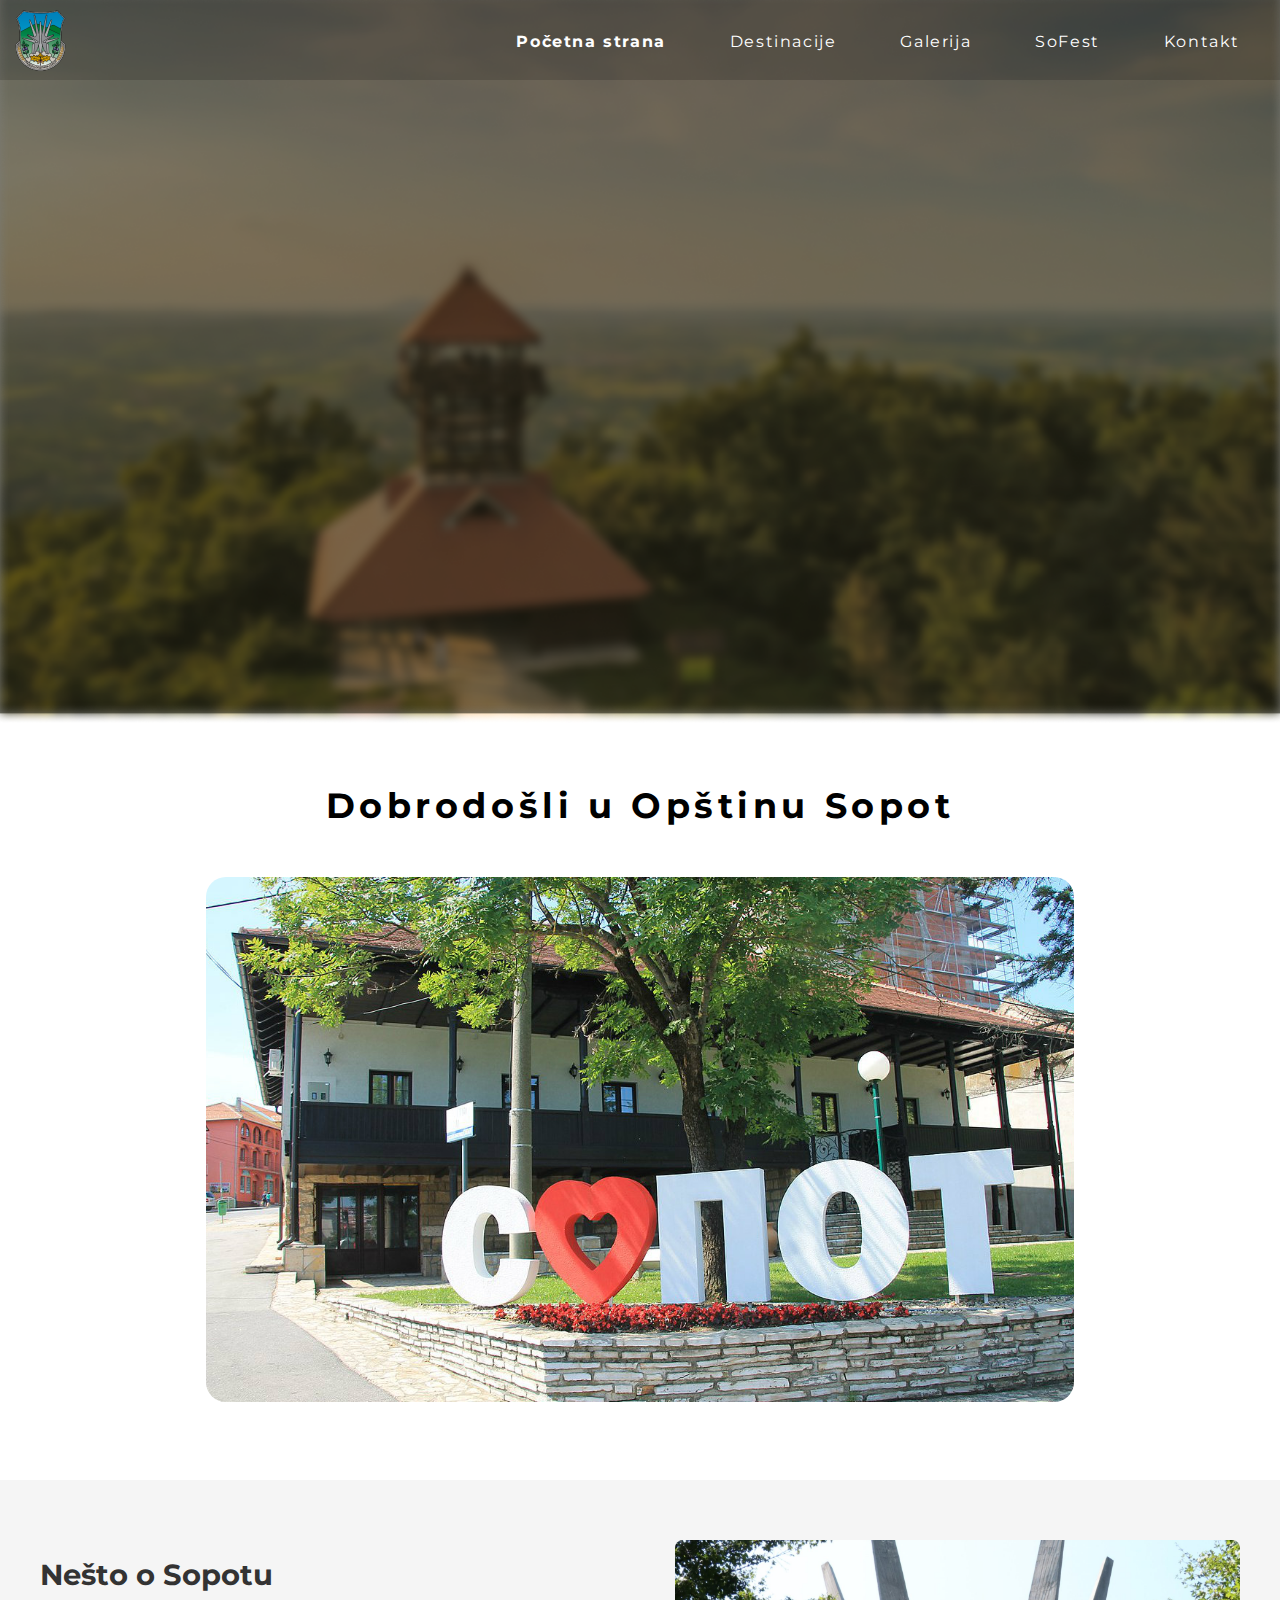
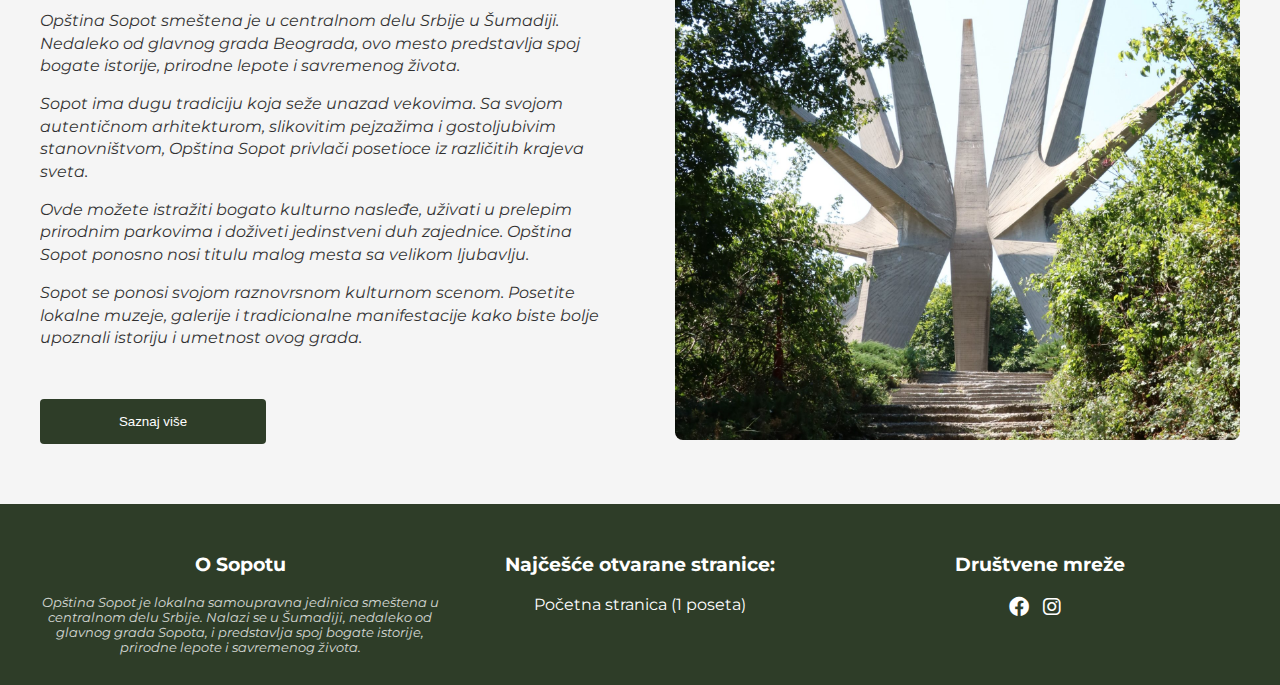
<file: index.html>
<!DOCTYPE html>
<html lang="en">
<head>
    <meta charset="UTF-8">
    <meta name="viewport" content="width=device-width, initial-scale=1.0">
    <title>Pocetna strana</title>
    <link rel="stylesheet" href="css/style.css">
    <link rel="preconnect" href="https://fonts.googleapis.com">
    <link rel="preconnect" href="https://fonts.gstatic.com" crossorigin>
    <link href="https://fonts.googleapis.com/css2?family=Montserrat&display=swap" rel="stylesheet">
    <link rel="preconnect" href="https://fonts.googleapis.com">
    <link rel="preconnect" href="https://fonts.gstatic.com" crossorigin>
    <link href="https://fonts.googleapis.com/css2?family=Playfair+Display&display=swap" rel="stylesheet">
    <link rel="stylesheet" href="https://cdnjs.cloudflare.com/ajax/libs/font-awesome/6.0.0/css/all.min.css" integrity="sha512-...your-sha512-code-here..." crossorigin="anonymous" />
    <script src="script.js"></script>
</head>
<body>
    <nav>
        <div class="container">
            <img src="img/naslovna.png" class="naslovna" alt="Naslovna slika">
            <div class="naslov">
                <p class="glavniNaslov fade-in">OPŠTINA SOPOT</p>
                <p class="podnaslov glavniNaslov fade-in">Malo mesto, velika ljubav</p>
            </div>
            <div class="prelaz">
                <a href="index.html" class="logo"><img src="img/logo.png" alt="logo"></a>
                <div class="mobile-menu-icon" onclick="toggleMobileMenu()">
                    <i class="fas fa-bars"></i>
                </div>
                <ul class="navigacija mobile-menu">
                    <li class="opcije active"><a href="index.html">Početna strana</a></li>
                    <li class="opcije"><a href="destinacije.html">Destinacije</a></li>
                    <li class="opcije"><a href="galerija.html">Galerija</a></li>
                    <li class="opcije"><a href="fest.html">SoFest</a></li>
                    <li class="opcije"><a href="kontakt.html">Kontakt</a></li>
                </ul>
            </div>
        </div>
    </nav> 

    <div class="naslovna-container">
        <p class="glavniNaslov sekcijaNaslov">Dobrodošli u Opštinu Sopot</p>
        <div class="slajder-container">
            <div class="slajder-wrapper">
                <div class="slajder-item"><img src="img/park.jpg" alt="Slika 1"></div>
                <div class="slajder-item"><img src="img/centar.jpg" alt="Slika 2"></div>
                <div class="slajder-item"><img src="img/noc.jpg" alt="Slika 3"></div>
                
            </div>
        </div>
    </div>

<section class="o-sopotu">
    <div class="kontejner">
        <div class="o-sopotu-sadrzaj">
            <div class="o-sopotu-tekst">
                <h2>Nešto o Sopotu</h2>
                <p>Opština Sopot smeštena je u centralnom delu Srbije u Šumadiji. Nedaleko od glavnog grada Beograda, ovo mesto predstavlja spoj bogate istorije, prirodne lepote i savremenog života.</p>
                <p>Sopot ima dugu tradiciju koja seže unazad vekovima. Sa svojom autentičnom arhitekturom, slikovitim pejzažima i gostoljubivim stanovništvom, Opština Sopot privlači posetioce iz različitih krajeva sveta.</p>
                <p>Ovde možete istražiti bogato kulturno nasleđe, uživati u prelepim prirodnim parkovima i doživeti jedinstveni duh zajednice. Opština Sopot ponosno nosi titulu malog mesta sa velikom ljubavlju.</p>
                <p>Sopot se ponosi svojom raznovrsnom kulturnom scenom. Posetite lokalne muzeje, galerije i tradicionalne manifestacije kako biste bolje upoznali istoriju i umetnost ovog grada.</p>
                <div class="saznaj-vise-button">
                   <a href="destinacije.html"><button>Saznaj više</button></a> 
                </div>
            </div>
           
            <div class="o-sopotu-slika">
                <img src="img/spomenik.jpg" alt="Slika spomenik">
            </div>
            
        </div>
        
    </div>
</section>


    <footer class="footer">
        <div class="container-footer">
            <div class="footer-content">
                <div class="footer-column">
                    <h3>O Sopotu</h3>
                    <p style="font-size: 0.8em; opacity: 0.8; font-style:italic;">Opština Sopot je lokalna samoupravna jedinica smeštena u centralnom delu Srbije. Nalazi se u Šumadiji, nedaleko od glavnog grada Sopota, i predstavlja spoj bogate istorije, prirodne lepote i savremenog života.</p>

                </div>
                <div id="popularLinks" class="footer-column">
                    <h3 >Najčešće otvarane stranice:</h3>
                    <ul id="popularLinksList"></ul>
                </div>
                <div class="footer-column">
                    <h3>Društvene mreže</h3>
                    <a href="https://www.facebook.com/?stype=lo&deoia=1&jlou=Afe4I3UZs0uUYXwdcOs-3V-gY2X9bVltspgq4FNlOWAZR1VCtIp-PBDEjo-IHOEpWbRhpub6908hZ3QTko-0PSDjQKY5r9An4knJvqwTQbQ4DA&smuh=58292&lh=Ac-gTydI4e-AsVC6TAw" class="ikonica"><i class="fa-brands fa-facebook"></i></a>
                    <a href="https://www.instagram.com/accounts/login/" class="ikonica"><i class="fab fa-instagram"></i></a>
                </div>
                
            </div>
        </div>
        
    </footer>


    <script>
        const slajderWrapper = document.querySelector('.slajder-wrapper');
        let currentIndex = 0;
    
        function prikaziSliku(index) {
            currentIndex = index;
            const translateValue = -index * 100 + '%';
            slajderWrapper.style.transform = 'translateX(' + translateValue + ')';
        }
    
        setInterval(() => {
            currentIndex = (currentIndex + 1) % slajderWrapper.children.length;
            prikaziSliku(currentIndex);
        }, 3000);

        
    </script>
    

</body>
</html>
</file>
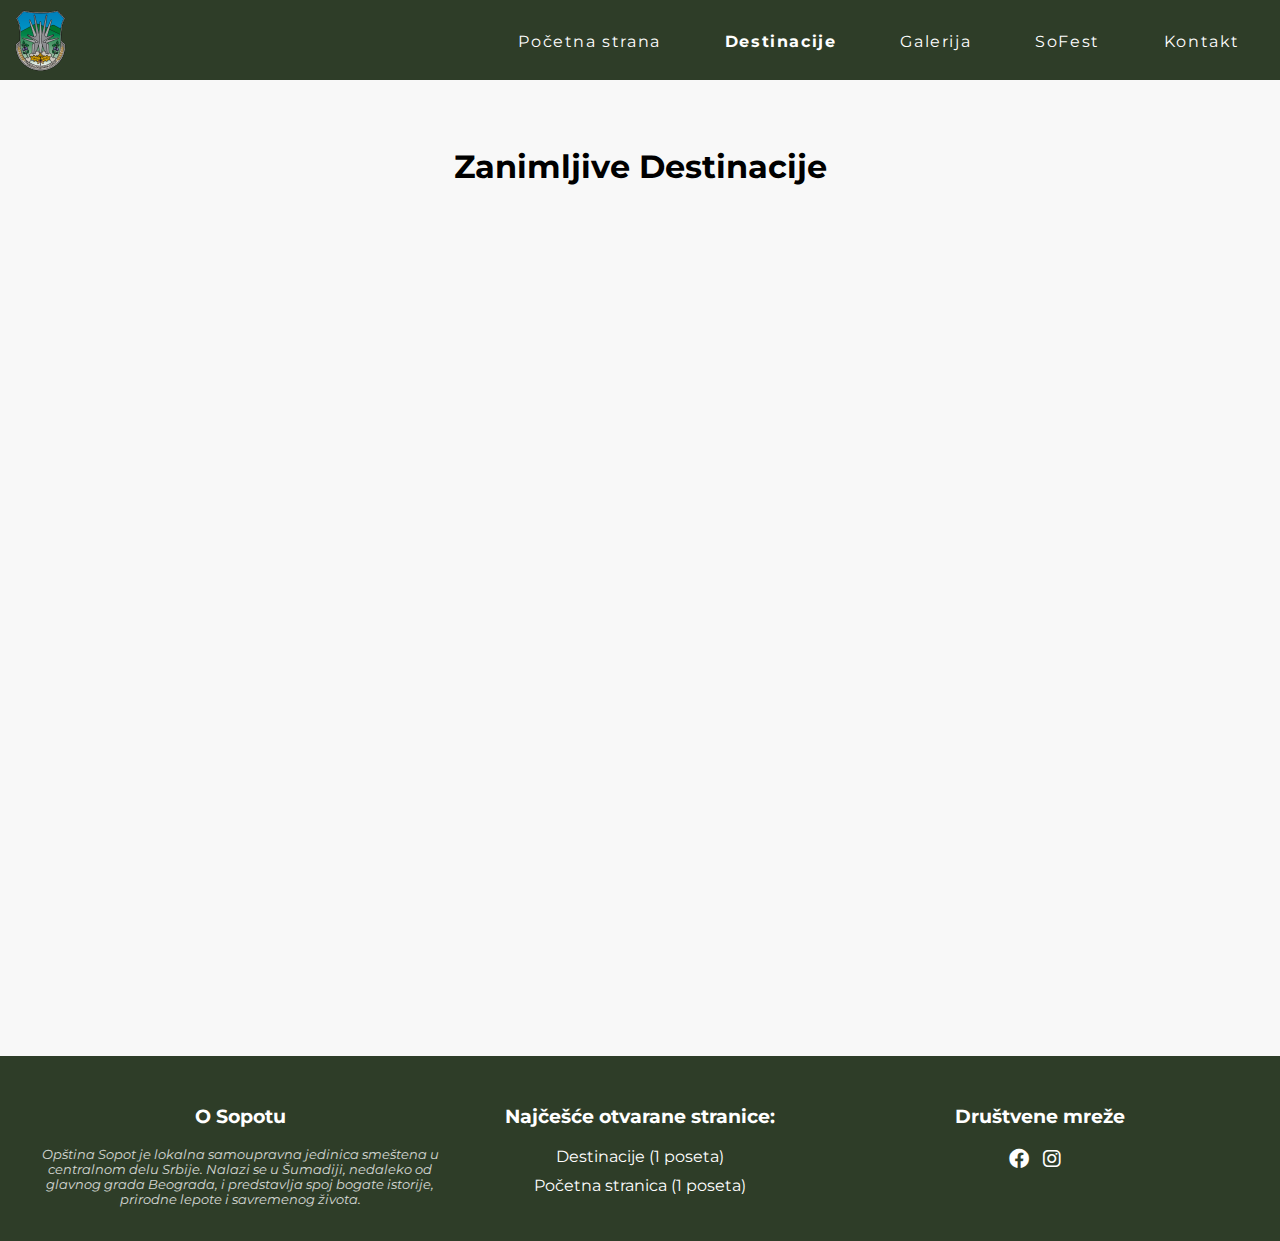
<file: destinacije.html>
<!DOCTYPE html>
<html lang="en">
<head>
    <meta charset="UTF-8">
    <meta name="viewport" content="width=device-width, initial-scale=1.0">
    <title>Destinacije</title>
    <link rel="stylesheet" href="css/style.css">
    <link rel="preconnect" href="https://fonts.googleapis.com">
    <link rel="preconnect" href="https://fonts.gstatic.com" crossorigin>
    <link href="https://fonts.googleapis.com/css2?family=Montserrat&display=swap" rel="stylesheet">
    <link rel="preconnect" href="https://fonts.googleapis.com">
    <link rel="preconnect" href="https://fonts.gstatic.com" crossorigin>
    <link href="https://fonts.googleapis.com/css2?family=Playfair+Display&display=swap" rel="stylesheet">
    <link rel="stylesheet" href="https://cdnjs.cloudflare.com/ajax/libs/font-awesome/6.0.0/css/all.min.css" integrity="sha512-...your-sha512-code-here..." crossorigin="anonymous" />
    <script src="script.js"></script>
</head>
<body>
    <nav>
        <div class="container">
            <div class="prelaz" style="background-color: #2e3d28;">
                <a href="index.html" class="logo"><img src="img/logo.png" alt="logo"></a>
                <div class="mobile-menu-icon" onclick="toggleMobileMenu()">
                    <i class="fas fa-bars"></i>
                </div>
                <ul class="navigacija mobile-menu">
                    <li class="opcije"><a href="index.html">Početna strana</a></li>
                    <li class="opcije active"><a href="destinacije.html">Destinacije</a></li>
                    <li class="opcije"><a href="galerija.html">Galerija</a></li>
                    <li class="opcije"><a href="fest.html">SoFest</a></li>
                    <li class="opcije"><a href="kontakt.html">Kontakt</a></li>
                </ul>
            </div>
        </div>
    </nav> 

    <section class="destinacije">
        <div class="container">
            <h2 style="padding-bottom: 30px;">Zanimljive Destinacije</h2>
            <div class="destinacije-container">
                <div class="destinacija fade-in">
                    <img src="img/kosmaj.png" alt="Destinacija 1">
                    <h3>Planina Kosmaj</h3>
                    <p>Planina Kosmaj, smeštena u blizini Beograda, predstavlja popularnu destinaciju za one koji traže beg od gradske vreve i žele da uživaju u prirodnom okruženju. Ova planina, deo Šumadijskog regiona, pruža prelepe pejzaže, istorijske znamenitosti i raznovrsne aktivnosti za posetioce.</p>
                    <div class="mapa">
                       
                        <iframe src="https://www.google.com/maps/embed?pb=!1m18!1m12!1m3!1d28324.29086553156!2d20.50238368680077!3d44.28619015493225!2m3!1f0!2f0!3f0!3m2!1i1024!2i768!4f13.1!3m3!1m2!1s0x475021d06c3cc453%3A0x400d6a8a25aa0d!2sKosmaj!5e0!3m2!1sen!2srs!4v1678196008283!5m2!1sen!2srs" width="82%" height="200" style="border:0;" allowfullscreen="" loading="lazy"></iframe>
                    </div>
        
                </div>
                <div class="destinacija fade-in">
                    <img src="img/tresije.png" alt="Destinacija 2">
                    <h3>Manastir Tresije</h3>
                    <p>Manastir Tresije, smešten na području planine Kosmaj, predstavlja izuzetan duhovni centar i istorijski dragulj Šumadije. Sa svojim mirnim okruženjem, bogatom istorijom i arhitektonskim lepotama, ovaj manastir privlači posetioce željne duhovnog iskustva i kulturnog istraživanja.</p>
                    <div class="mapa">
                        <iframe src="https://www.google.com/maps/embed?pb=!1m18!1m12!1m3!1d28323.89422354038!2d20.48547808680122!3d44.29571475456318!2m3!1f0!2f0!3f0!3m2!1i1024!2i768!4f13.1!3m3!1m2!1s0x47502125c8230db1%3A0x531f5b72c6f754ec!2sManastir%20Tresije!5e0!3m2!1sen!2srs!4v1678196021360!5m2!1sen!2srs" width="82%" height="200" style="border:0;" allowfullscreen="" loading="lazy"></iframe>
                    </div>
                </div>
                <div class="destinacija fade-in">
                    <img src="img/babe.jpg" alt="Destinacija 3">
                    <h3>Babe</h3>
                    <p>Četrdesetak kilometara od Beograda, u podnožju planine Kosmaj, na oko 270 metara nadmorske visine, nalazi se selo Babe. Selo je dobilo ime po Rimljaninu Baberiusu koji je u trećem veku ovde eksploatisao rudu olova, jer je ovo područje obilovalo rudama gvožđa, olova, antimona, mangana...</p>
                    <div class="mapa">
                        <iframe src="https://www.google.com/maps/embed?pb=!1m18!1m12!1m3!1d11354.90317233487!2d20.543139014355785!3d44.419561581059945!2m3!1f0!2f0!3f0!3m2!1i1024!2i768!4f13.1!3m3!1m2!1s0x47501fcedc7e2e3f%3A0x400d6a8a25a9c0!2sBabe%2C%20Serbia!5e0!3m2!1sen!2srs!4v1678196034246!5m2!1sen!2srs" width="82%" height="200" style="border:0;" allowfullscreen="" loading="lazy"></iframe>
                    </div>
                </div>
               
            </div>
        </div>
    </section>

    <footer class="footer">
        <div class="container-footer">
            <div class="footer-content">
                <div class="footer-column">
                    <h3>O Sopotu</h3>
                    <p style="font-size: 0.8em; opacity: 0.8; font-style:italic;">Opština Sopot je lokalna samoupravna jedinica smeštena u centralnom delu Srbije. Nalazi se u Šumadiji, nedaleko od glavnog grada Beograda, i predstavlja spoj bogate istorije, prirodne lepote i savremenog života.</p>
            
                </div>
                <div id="popularLinks" class="footer-column">
                    <h3>Najčešće otvarane stranice:</h3>
                    <ul id="popularLinksList"></ul>
                </div>
                <div class="footer-column">
                    <h3>Društvene mreže</h3>
                    <a href="https://www.facebook.com/?stype=lo&deoia=1&jlou=Afe4I3UZs0uUYXwdcOs-3V-gY2X9bVltspgq4FNlOWAZR1VCtIp-PBDEjo-IHOEpWbRhpub6908hZ3QTko-0PSDjQKY5r9An4knJvqwTQbQ4DA&smuh=58292&lh=Ac-gTydI4e-AsVC6TAw" class="ikonica"><i class="fa-brands fa-facebook"></i></a>
                    <a href="https://www.instagram.com/accounts/login/" class="ikonica"><i class="fab fa-instagram"></i></a>
                </div>
                
            </div>
        </div>
        
    </footer>



    

</body>
</html>
</file>
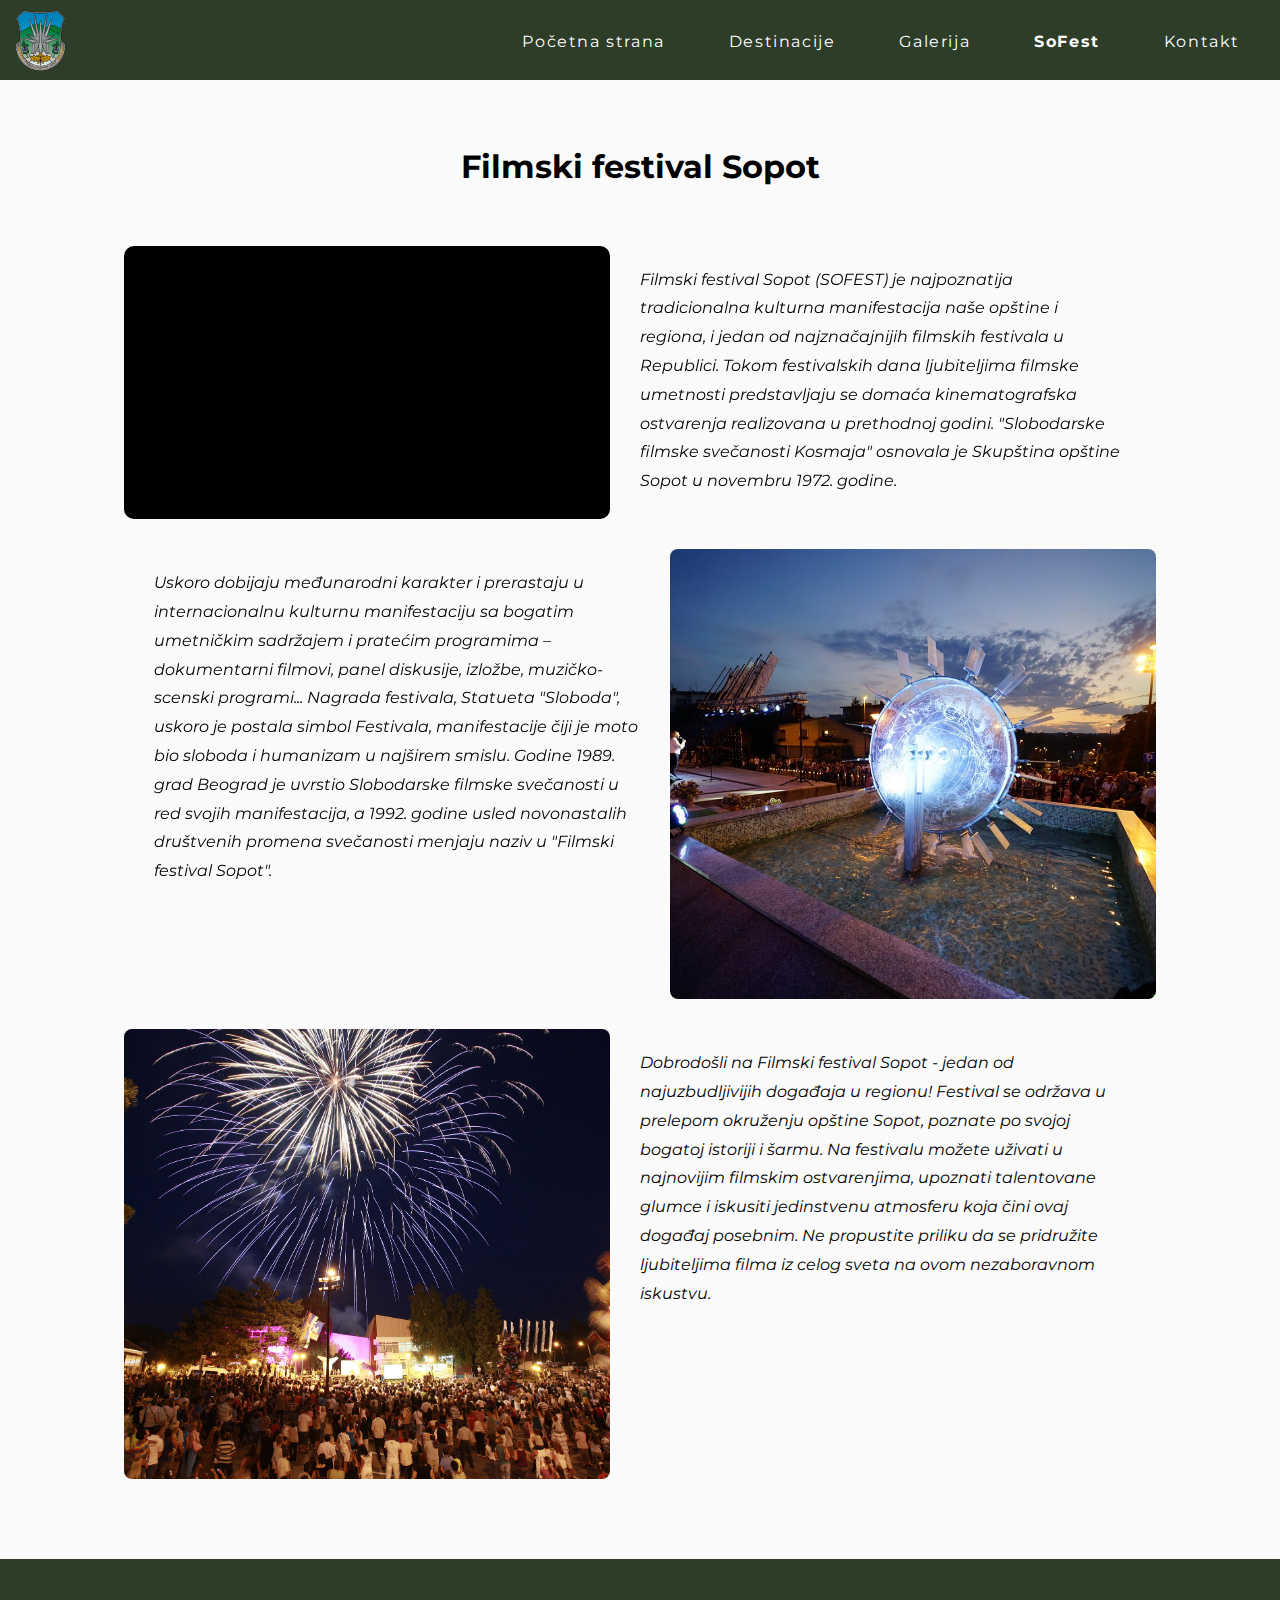
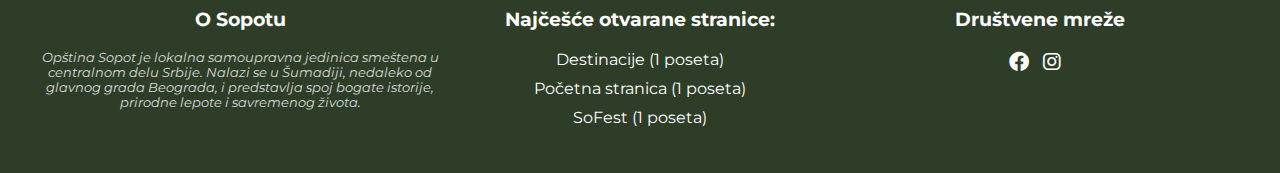
<file: fest.html>
<!DOCTYPE html>
<html lang="en">
<head>
    <meta charset="UTF-8">
    <meta name="viewport" content="width=device-width, initial-scale=1.0">
    <title>SoFest</title>
    <link rel="stylesheet" href="css/style.css">
    <link rel="preconnect" href="https://fonts.googleapis.com">
    <link rel="preconnect" href="https://fonts.gstatic.com" crossorigin>
    <link href="https://fonts.googleapis.com/css2?family=Montserrat&display=swap" rel="stylesheet">
    <link rel="preconnect" href="https://fonts.googleapis.com">
    <link rel="preconnect" href="https://fonts.gstatic.com" crossorigin>
    <link href="https://fonts.googleapis.com/css2?family=Playfair+Display&display=swap" rel="stylesheet">
    <link rel="stylesheet" href="https://cdnjs.cloudflare.com/ajax/libs/font-awesome/6.0.0/css/all.min.css" integrity="sha512-...your-sha512-code-here..." crossorigin="anonymous" />
    <script src="script.js"></script>
</head>
<body>
    <nav>
        <div class="container">
            <div class="prelaz" style="background-color: #2e3d28;">
                <a href="index.html" class="logo"><img src="img/logo.png" alt="logo"></a>
                <div class="mobile-menu-icon" onclick="toggleMobileMenu()">
                    <i class="fas fa-bars"></i>
                </div>
                <ul class="navigacija mobile-menu">
                    <li class="opcije"><a href="index.html">Početna strana</a></li>
                    <li class="opcije"><a href="destinacije.html">Destinacije</a></li>
                    <li class="opcije"><a href="galerija.html">Galerija</a></li>
                    <li class="opcije active"><a href="fest.html">SoFest</a></li>
                    <li class="opcije"><a href="kontakt.html">Kontakt</a></li>
                </ul>
            </div>
        </div>
    </nav> 

    <section class="fest">
        <div class="container">
            <h2 style="padding-bottom: 30px;">Filmski festival Sopot</h2>
            
        <div class="fest-item">
            <video width="38%" height="auto" loop autoplay controls muted>
                <source src="video/videoFest.mp4" type="video/mp4">
                Vaš pretraživač ne podržava video tag.
            </video>
            <p>Filmski festival Sopot (SOFEST) je najpoznatija tradicionalna kulturna manifestacija naše opštine i regiona, i jedan od najznačajnijih filmskih festivala u Republici. Tokom festivalskih dana ljubiteljima filmske umetnosti predstavljaju se domaća kinematografska ostvarenja realizovana u prethodnoj godini. "Slobodarske filmske svečanosti Kosmaja" osnovala je Skupština opštine Sopot u novembru 1972. godine.</p>
            
        </div>
        
        <div class="fest-item">
            <p>Uskoro dobijaju međunarodni karakter i prerastaju u internacionalnu kulturnu manifestaciju sa bogatim umetničkim sadržajem i pratećim programima – dokumentarni filmovi, panel diskusije, izložbe, muzičko-scenski programi... Nagrada festivala, Statueta "Sloboda", uskoro je postala simbol Festivala, manifestacije čiji je moto bio sloboda i humanizam u najširem smislu. Godine 1989. grad Beograd je uvrstio Slobodarske filmske svečanosti u red svojih manifestacija, a 1992. godine usled novonastalih društvenih promena svečanosti menjaju naziv u "Filmski festival Sopot".</p>
            <img src="img/fest3.jpg" alt="Slika festivala 1">
        </div>

        <div class="fest-item">
            <img src="img/fest1.jpg" alt="Slika festivala 2">
            <p>Dobrodošli na Filmski festival Sopot - jedan od najuzbudljivijih događaja u regionu! Festival se održava u prelepom okruženju opštine Sopot, poznate po svojoj bogatoj istoriji i šarmu.
                Na festivalu možete uživati u najnovijim filmskim ostvarenjima, upoznati talentovane glumce i iskusiti jedinstvenu atmosferu koja čini ovaj događaj posebnim.
                Ne propustite priliku da se pridružite ljubiteljima filma iz celog sveta na ovom nezaboravnom iskustvu.</p>
            
        </div>
    </div>
</section>

    
<footer class="footer">
        <div class="container-footer">
            <div class="footer-content">
                <div class="footer-column">
                    <h3>O Sopotu</h3>
                    <p style="font-size: 0.8em; opacity: 0.8; font-style:italic;">Opština Sopot je lokalna samoupravna jedinica smeštena u centralnom delu Srbije. Nalazi se u Šumadiji, nedaleko od glavnog grada Beograda, i predstavlja spoj bogate istorije, prirodne lepote i savremenog života.</p>
            
                </div>
                <div id="popularLinks" class="footer-column">
                    <h3>Najčešće otvarane stranice:</h3>
                    <ul id="popularLinksList"></ul>
                </div>
                <div class="footer-column">
                    <h3>Društvene mreže</h3>
                    <a href="https://www.facebook.com/?stype=lo&deoia=1&jlou=Afe4I3UZs0uUYXwdcOs-3V-gY2X9bVltspgq4FNlOWAZR1VCtIp-PBDEjo-IHOEpWbRhpub6908hZ3QTko-0PSDjQKY5r9An4knJvqwTQbQ4DA&smuh=58292&lh=Ac-gTydI4e-AsVC6TAw" class="ikonica"><i class="fa-brands fa-facebook"></i></a>
                    <a href="https://www.instagram.com/accounts/login/" class="ikonica"><i class="fab fa-instagram"></i></a>
                </div>
                
            </div>
        </div>
        
    </footer>

    

    

</body>
</html>
</file>
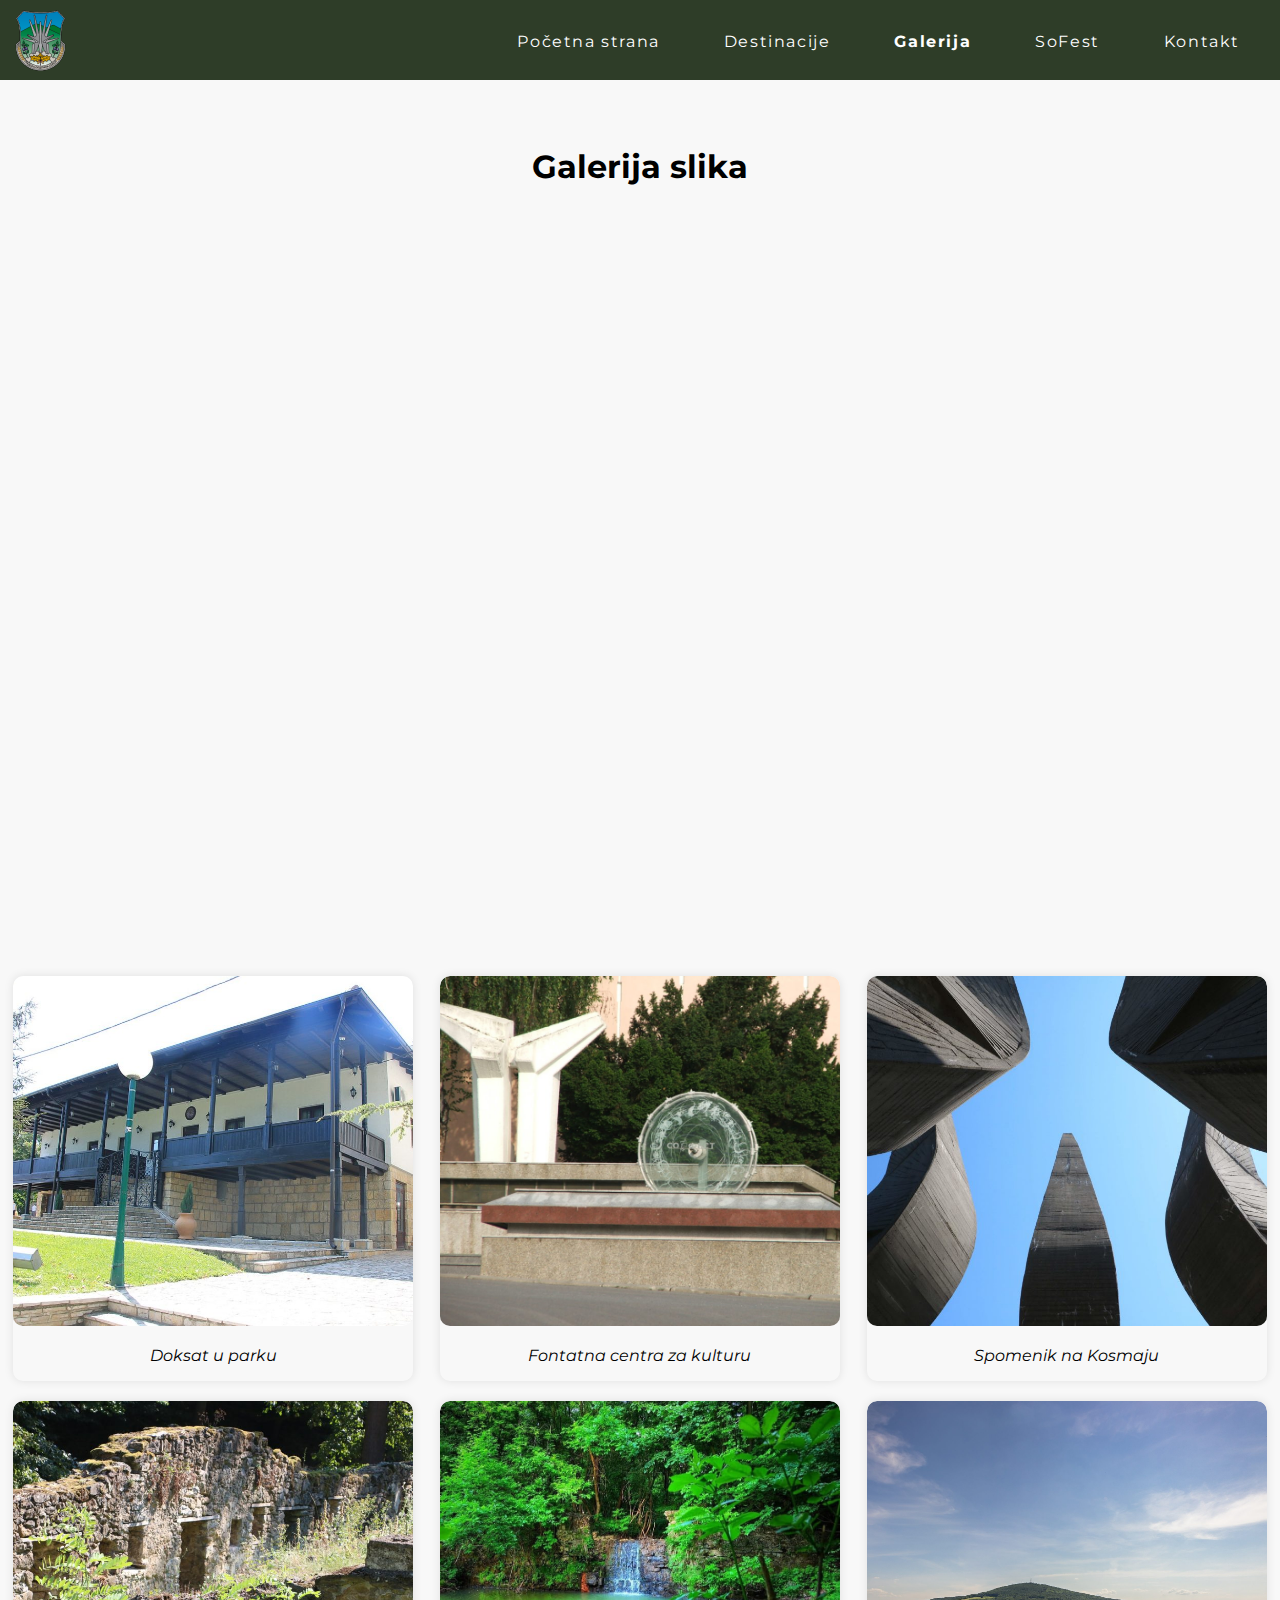
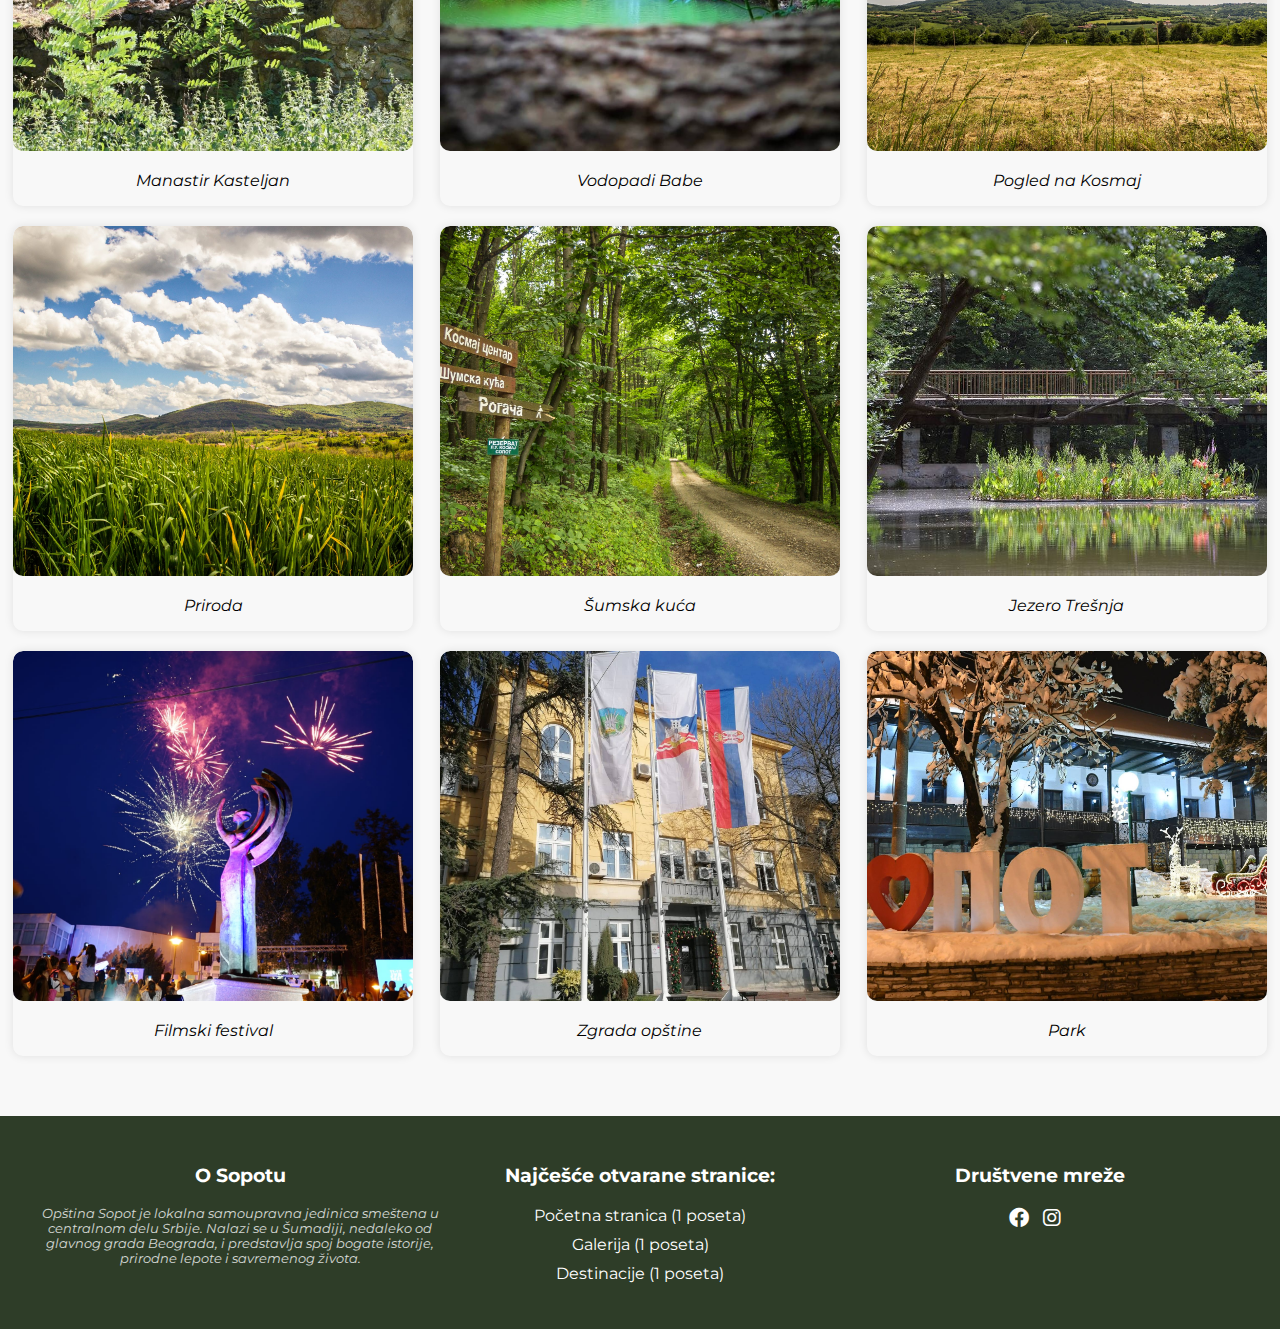
<file: galerija.html>
<!DOCTYPE html>
<html lang="en">
<head>
    <meta charset="UTF-8">
    <meta name="viewport" content="width=device-width, initial-scale=1.0">
    <title>Galerija</title>
    <link rel="stylesheet" href="css/style.css">
    <link rel="preconnect" href="https://fonts.googleapis.com">
    <link rel="preconnect" href="https://fonts.gstatic.com" crossorigin>
    <link href="https://fonts.googleapis.com/css2?family=Montserrat&display=swap" rel="stylesheet">
    <link rel="preconnect" href="https://fonts.googleapis.com">
    <link rel="preconnect" href="https://fonts.gstatic.com" crossorigin>
    <link href="https://fonts.googleapis.com/css2?family=Playfair+Display&display=swap" rel="stylesheet">
    <link rel="stylesheet" href="https://cdnjs.cloudflare.com/ajax/libs/font-awesome/6.0.0/css/all.min.css" integrity="sha512-...your-sha512-code-here..." crossorigin="anonymous" />
    <script src="script.js"></script>
</head>
<body>
    <nav>
        <div class="container">
            <div class="prelaz" style="background-color: #2e3d28;">
                <a href="index.html" class="logo"><img src="img/logo.png" alt="logo"></a>
                <div class="mobile-menu-icon" onclick="toggleMobileMenu()">
                    <i class="fas fa-bars"></i>
                </div>
                <ul class="navigacija mobile-menu">
                    <li class="opcije"><a href="index.html">Početna strana</a></li>
                    <li class="opcije"><a href="destinacije.html">Destinacije</a></li>
                    <li class="opcije active"><a href="galerija.html">Galerija</a></li>
                    <li class="opcije"><a href="fest.html">SoFest</a></li>
                    <li class="opcije"><a href="kontakt.html">Kontakt</a></li>
                </ul>
            </div>
        </div>
    </nav> 

    <section class="galerija">
        <div class="container">
            <h2 style="padding-bottom: 30px;">Galerija slika</h2>
            <div class="slidercont fade-in">
                <div class="slider prelaz">
                    <img class="slikaslajd" src="imgGalerija/slider1.png" style="width:100%" alt="Slika 1 slider">
                  </div>
                
                  <div class="slider prelaz">
                    <img class="slikaslajd" src="imgGalerija/slider2.png" style="width:100%" alt="Slika 2 slider">
                  </div>
                
                  <div class="slider prelaz">
                    <img class="slikaslajd" src="imgGalerija/slider3.png" style="width:100%" alt="Slika 3 slider">
                  </div>
          
                  <a class="prev" onclick="pomeri(-1)">&#10094;</a>
                  <a class="next" onclick="pomeri(1)">&#10095;</a>
                </div>
            </div>
            <div class="galerija-container">
                <div>
                    <a href="imgGalerija/1.jpg" target="_blank"><img src="imgGalerija/1.jpg" alt="Slika 1"></a>
                    <p class="opisSlike">Doksat u parku</p>
                </div>
                <div>
                    <a href="imgGalerija/2.jpg" target="_blank"><img src="imgGalerija/2.jpg" alt="Slika 2"></a>
                    <p class="opisSlike">Fontatna centra za kulturu</p>
                </div>
                <div>
                    <a href="imgGalerija/3.jpg" target="_blank"><img src="imgGalerija/3.jpg" alt="Slika 3"></a>
                    <p class="opisSlike">Spomenik na Kosmaju</p>
                </div>
                <div>
                    <a href="imgGalerija/4.jpg" target="_blank"><img src="imgGalerija/4.jpg" alt="Slika 4"></a>
                    <p class="opisSlike">Manastir Kasteljan</p>
                </div>
                <div>
                    <a href="imgGalerija/5.jpg" target="_blank"><img src="imgGalerija/5.jpg" alt="Slika 5"></a>
                    <p class="opisSlike">Vodopadi Babe</p>
                </div>
                <div>
                    <a href="imgGalerija/6.jpg" target="_blank"><img src="imgGalerija/6.jpg" alt="Slika 6"></a>
                    <p class="opisSlike">Pogled na Kosmaj</p>
                </div>
                <div>
                    <a href="imgGalerija/7.jpg" target="_blank"><img src="imgGalerija/7.jpg" alt="Slika 7"></a>
                    <p class="opisSlike">Priroda</p>
                </div>
                <div>
                    <a href="imgGalerija/8.jpg" target="_blank"><img src="imgGalerija/8.jpg" alt="Slika 8"></a>
                    <p class="opisSlike">Šumska kuća</p>
                </div>
                <div>
                    <a href="imgGalerija/9.jpg" target="_blank"><img src="imgGalerija/9.jpg" alt="Slika 9"></a>
                    <p class="opisSlike">Jezero Trešnja</p>
                </div>
                <div>
                    <a href="imgGalerija/10.jpg" target="_blank"><img src="imgGalerija/10.jpg" alt="Slika 10"></a>
                    <p class="opisSlike">Filmski festival</p>
                </div>
                <div>
                    <a href="imgGalerija/11.jpg" target="_blank"><img src="imgGalerija/11.jpg" alt="Slika 11"></a>
                    <p class="opisSlike">Zgrada opštine</p>
                </div>
                <div>
                    <a href="imgGalerija/12.jpg" target="_blank"><img src="imgGalerija/12.jpg" alt="Slika 12"></a>
                    <p class="opisSlike">Park</p>
                </div>
            </div>
        </div>
    </section>
    

    <footer class="footer">
        <div class="container-footer">
            <div class="footer-content">
                <div class="footer-column">
                    <h3>O Sopotu</h3>
                    <p style="font-size: 0.8em; opacity: 0.8; font-style:italic;">Opština Sopot je lokalna samoupravna jedinica smeštena u centralnom delu Srbije. Nalazi se u Šumadiji, nedaleko od glavnog grada Beograda, i predstavlja spoj bogate istorije, prirodne lepote i savremenog života.</p>
            
                </div>
                <div id="popularLinks" class="footer-column">
                    <h3>Najčešće otvarane stranice:</h3>
                    <ul id="popularLinksList"></ul>
                </div>
                <div class="footer-column">
                    <h3>Društvene mreže</h3>
                    <a href="https://www.facebook.com/?stype=lo&deoia=1&jlou=Afe4I3UZs0uUYXwdcOs-3V-gY2X9bVltspgq4FNlOWAZR1VCtIp-PBDEjo-IHOEpWbRhpub6908hZ3QTko-0PSDjQKY5r9An4knJvqwTQbQ4DA&smuh=58292&lh=Ac-gTydI4e-AsVC6TAw" class="ikonica"><i class="fa-brands fa-facebook"></i></a>
                    <a href="https://www.instagram.com/accounts/login/" class="ikonica"><i class="fab fa-instagram"></i></a>
                </div>
                
            </div>
        </div>
        
    </footer>


</body>
</html>
</file>
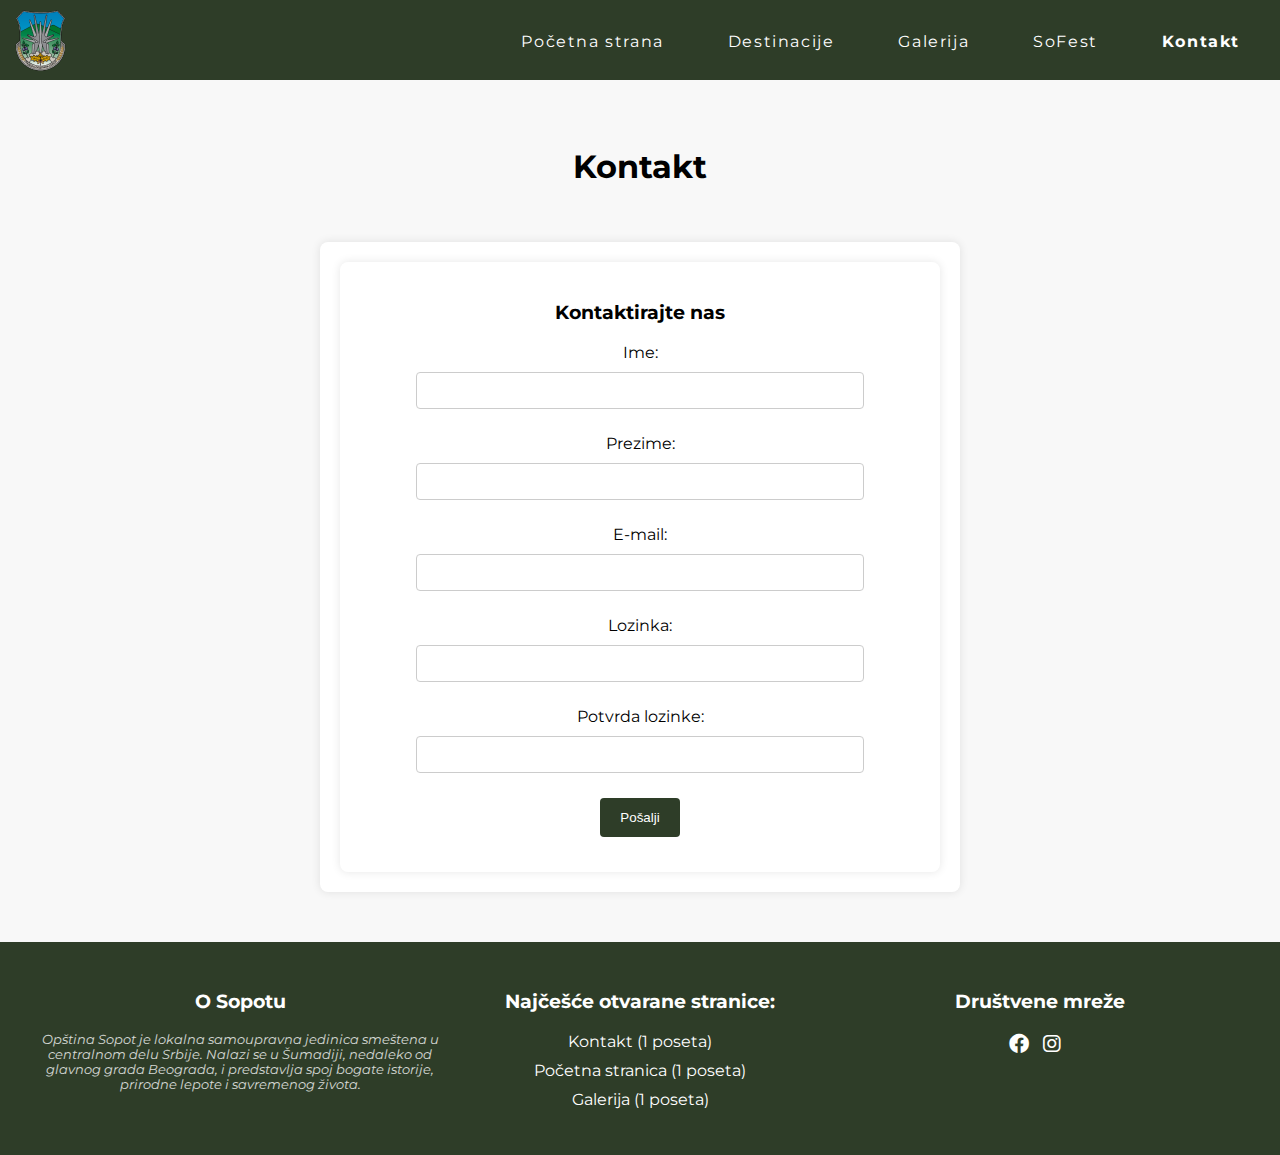
<file: kontakt.html>
<!DOCTYPE html>
<html lang="en">
<head>
    <meta charset="UTF-8">
    <meta name="viewport" content="width=device-width, initial-scale=1.0">
    <title>Kontakt</title>
    <link rel="stylesheet" href="css/style.css">
    <link rel="preconnect" href="https://fonts.googleapis.com">
    <link rel="preconnect" href="https://fonts.gstatic.com" crossorigin>
    <link href="https://fonts.googleapis.com/css2?family=Montserrat&display=swap" rel="stylesheet">
    <link rel="preconnect" href="https://fonts.googleapis.com">
    <link rel="preconnect" href="https://fonts.gstatic.com" crossorigin>
    <link href="https://fonts.googleapis.com/css2?family=Playfair+Display&display=swap" rel="stylesheet">
    <link rel="stylesheet" href="https://cdnjs.cloudflare.com/ajax/libs/font-awesome/6.0.0/css/all.min.css" integrity="sha512-...your-sha512-code-here..." crossorigin="anonymous" />
    <script src="script.js"></script>
</head>
<body>
    <nav>
        <div class="container">
            <div class="prelaz" style="background-color: #2e3d28;">
                <a href="index.html" class="logo"><img src="img/logo.png" alt="logo"></a>
                <div class="mobile-menu-icon" onclick="toggleMobileMenu()">
                    <i class="fas fa-bars"></i>
                </div>
                <ul class="navigacija mobile-menu">
                    <li class="opcije"><a href="index.html">Početna strana</a></li>
                    <li class="opcije"><a href="destinacije.html">Destinacije</a></li>
                    <li class="opcije"><a href="galerija.html">Galerija</a></li>
                    <li class="opcije"><a href="fest.html">SoFest</a></li>
                    <li class="opcije active"><a href="kontakt.html">Kontakt</a></li>
                </ul> 
            </div>
        </div>
    </nav> 

    <section class="kontakt">
        <div class="container">
            <h2>Kontakt</h2>
           
    <div class="kontakt-forma">
        <div class="kontakt-forma">
            <h3>Kontaktirajte nas</h3>
            <form id="forma-kontakt" onsubmit="return validacijaForme()">
                <div class="form-red">
                    <label for="ime">Ime:</label>
                    <input type="text" id="ime" name="ime" required>
                </div>
                <div class="form-red">
                    <label for="prezime">Prezime:</label>
                    <input type="text" id="prezime" name="prezime" required>
                </div>
                <div class="form-red">
                    <label for="email">E-mail:</label>
                    <input type="email" id="email" name="email" required>
                </div>
                <div class="form-red">
                    <label for="lozinka">Lozinka:</label>
                    <input type="password" id="lozinka" name="lozinka" required>
                </div>
                <div class="form-red">
                    <label for="potvrdaLozinke">Potvrda lozinke:</label>
                    <input type="password" id="potvrdaLozinke" name="potvrdaLozinke" required>
                </div>
                <div class="form-red">
                    <button type="submit">Pošalji</button>
                </div>
            </form>
            <div id="greskaPoruka" class="greska-poruka"></div>
        </div>
    </section>

    <footer class="footer">
        <div class="container-footer">
            <div class="footer-content">
                <div class="footer-column">
                    <h3>O Sopotu</h3>
                    <p style="font-size: 0.8em; opacity: 0.8; font-style:italic;">Opština Sopot je lokalna samoupravna jedinica smeštena u centralnom delu Srbije. Nalazi se u Šumadiji, nedaleko od glavnog grada Beograda, i predstavlja spoj bogate istorije, prirodne lepote i savremenog života.</p>
            
                </div>
                <div id="popularLinks" class="footer-column">
                    <h3>Najčešće otvarane stranice:</h3>
                    <ul id="popularLinksList"></ul>
                </div>
                <div class="footer-column">
                    <h3>Društvene mreže</h3>
                    <a href="https://www.facebook.com/?stype=lo&deoia=1&jlou=Afe4I3UZs0uUYXwdcOs-3V-gY2X9bVltspgq4FNlOWAZR1VCtIp-PBDEjo-IHOEpWbRhpub6908hZ3QTko-0PSDjQKY5r9An4knJvqwTQbQ4DA&smuh=58292&lh=Ac-gTydI4e-AsVC6TAw" class="ikonica"><i class="fa-brands fa-facebook"></i></a>
                    <a href="https://www.instagram.com/accounts/login/" class="ikonica"><i class="fab fa-instagram"></i></a>
                </div>
                
            </div>
        </div>
        
    </footer>

    

    

</body>
</html>
</file>
<file: css/style.css>
body{
    background-color: white;
    margin:0;
    font-family: 'Montserrat', sans-serif;
}
.container{
    width: 100%;
    margin: 0 auto;
}
.glavniNaslov{
    font-family: 'Playfair Display', serif;
   
}
.naslovna{
    width: 100%;
    position: relative;
}
.prelaz{
    position: absolute;
    top: 0;
    left: 0;
    width: 100%;
    height: 80px;
    background-color: rgba(9, 9, 5, 0.16);
}
.naslov {
    position: absolute;
    top: 50%;
    left: 50%;
    transform: translate(-50%, -50%);
    width: 100%;
    height: 80px;
    text-align: center;
    font-size: 4.5em;
    color:white;
    letter-spacing: 0.2em;
}
.podnaslov{
    margin-top:-70px;
    font-size: 20px;
    letter-spacing: 0.2em;
}
.active{
    font-weight: bold;
}
.navigacija {
    float:right;
    padding: 10px;
    list-style-type: none;
    margin: 0;
    margin-top:22px;
    display:inline;
}
.logo {
    float:left;
    margin-right: 10px;
    padding-top: 10px;
    padding-left: 10px;
}
.navigacija li {
    margin: 0;
    display: inline;
}
.opcije {
    margin-left: auto;
    padding: 20px;
}
.opcije a {
    text-decoration: none;
    color: white;
    margin: 0 10px;
    letter-spacing: 0.1em;
}
.opcije a:hover{
    color:black;
}
.naslovna-container {
    text-align: center;
    padding: 20px;
}

.naslovna-container h1 {
    font-size: 2em;
    margin-bottom: 20px;
}
.sekcijaNaslov{
    margin-bottom: 50px; 
    font-size: 2.2em; 
    letter-spacing: 0.13em; 
    font-weight: bold;
    font-family: 'Montserrat', sans-serif;
}

.slajder-container {
    width: 70%;
    margin: auto;
    overflow: hidden;
}

.slajder-wrapper {
    display: flex;
    transition: transform 0.5s ease-in-out;
}

.slajder-item {
    min-width: 100%;
}

.slajder-item img {
    width: 100%;
    height: 90%;
    object-fit: cover; 
    border-radius: 20px;
}

.footer {
    background-color: #2e3d28;
    color: #fff;
    padding: 30px 0;
    text-align: center;
}

.container-footer {
    max-width: 1200px;
    margin: auto;
}

.footer-content {
    display: flex;
    justify-content: center;
}

.footer-column {
    flex: 1;
    
}

.footer p {
    margin: 0;
}

.footer ul {
    list-style-type: none;
    padding: 0;
}

.footer ul li {
    margin-bottom: 10px;
}
.footer ul li a{
    color:white;
    text-decoration: none;
}


.ikonica {
    display: inline-block;
    font-size: 20px;
    margin-right: 10px;
    color: #fff;
}
.ikonica:hover{
    color: #ccc;
}
.mobile-menu {
    display: block;
}

.mobile-menu-icon {
    display: none;
    cursor: pointer;
}

.destinacije {
    background-color: #f8f8f8;
    padding: 50px 0;
    padding-top: 120px;
}

.destinacije h2 {
    text-align: center;
    font-size: 2em;
    margin-bottom: 30px;
}

.destinacije-container {
    display: flex;
    justify-content: space-around;
    flex-wrap: wrap;
}

.destinacija {
    width: 80%;
    max-width: 400px;
    margin: 10px;
    text-align: center;
}

.destinacija img {
    width: 100%;
    border-radius: 10px;
    margin-bottom: 10px;
    height: auto;
}
.destinacija img:hover {
    transform:scale(1.03);
    cursor:pointer;
}

.destinacija h3 {
    font-size: 1.5em;
    margin-bottom: 10px;
}

.destinacija p {
    font-size: 0.9em;
    color: #555;
}
.galerija{
    background-color: #f8f8f8;
    padding: 50px 0;
    padding-top: 120px;
}

.galerija h2 {
    text-align: center;
    font-size: 2em;
    margin-bottom: 30px;
}

.galerija-container {
    display: flex;
    flex-wrap: wrap;
    justify-content: space-around;
    margin-top:800px;
}

.galerija-container div {
    width: 80%;
    max-width: 400px;
    margin: 10px;
    overflow: hidden;
    border-radius: 10px;
    box-shadow: 0 0 10px rgba(0, 0, 0, 0.1);
}

.galerija-container img {
    width: 100%;
    height: 350px;
    border-radius: 10px;
    object-fit: cover;
}

.galerija-container div:hover {
    cursor: pointer;
    transform:scale(1.03);
}

.kontakt {
    background-color: #f8f8f8;
    padding: 50px 0;
    padding-top: 120px;
    text-align: center;
}
.kontakt h2{
    font-size: 2em;
    padding-bottom: 30px;
}

.kontakt-forma {
    max-width: 600px;
    margin: 0 auto;
    background-color: #fff;
    padding: 20px;
    border-radius: 8px;
    box-shadow: 0 0 10px rgba(0, 0, 0, 0.1); 
}


.form-red {
    margin-bottom: 15px;
    
}


label {
    display: block;
    margin-bottom: 10px; 
}


input {
   width: 80%;
    padding: 10px;
    margin-bottom: 10px; 
    border: 1px solid #ccc;
    border-radius: 4px;
    box-sizing: border-box; 
}


button {
    background-color: #2e3d28;
    color: #fff;
    padding: 12px 20px; 
    border: none;
    border-radius: 4px;
    cursor: pointer;
    transition: background-color 0.3s ease;

}


button:hover {
    background-color: #1f291c;
}


.greska-poruka {
    color: #ff0000;
    margin-top: 10px;
    font-style: italic; 
}

@keyframes fadeIn {
    from {
        opacity: 0;
    }
    to {
        opacity: 1;
    }
}

.fade-in {
    opacity: 0;
    animation: fadeIn 1.5s ease-in-out forwards;
}

.animate-on-load {
    animation: fadeIn 1.5s ease-in-out;
}

.o-sopotu {
    background-color: #f5f5f5;
    padding: 60px 0;
}

.kontejner {
    max-width: 1200px;
    margin: 0 auto;
}

.o-sopotu-sadrzaj {
    display: flex;
    flex-wrap: wrap;
    justify-content: space-between;
}

.o-sopotu-tekst {
    flex: 1;
    padding-right: 20px;
    line-height: 1.4em;
}

.o-sopotu-tekst h2 {
    color: #333;
    font-size: 1.8em;
}

.o-sopotu-tekst p {
    font-size: 1em;
    opacity: 0.8;
    font-style: italic;

}

.o-sopotu-slika {
    flex: 1;
    margin-left:50px
    
}

.o-sopotu-slika img {
    width: 100%;
    border-radius: 8px;
    height: 500px;
    object-fit: cover;
}
.o-sopotu-slika img:hover {
    transform:scale(1.03);
    cursor:pointer;
}
.saznaj-vise-button {
    margin-top: 50px;
}

.saznaj-vise-button button {
    width: 40%;
    height: 45px;
    
}
.mapa iframe{
    border-radius: 10px;
    overflow: hidden;
    margin-top:30px;
    
}
.opisSlike{
    text-align: center;
    font-style: italic;
}

.fest {
    background-color: rgb(250, 250, 250);
    padding: 50px 0;
    padding-top: 120px;
}
.fest h2{
    text-align: center;
    font-size: 2em;
    margin-bottom: 30px;
}
.fest-item {
    display: flex;
    justify-content: center;
    margin-bottom: 30px;
}


.fest-item img {
    width: 38%;
    height: 450px;
    object-fit: cover;
    border-radius: 8px;
}

.fest-item p {
    margin-top:20px;
    margin-right: 30px;
    width: 38%;
    margin-left:30px;
    line-height: 1.8em;
    font-style: italic;
}
video{
    border-radius:10px;
}

@keyframes fade-in {
    0% { opacity: 0; transform: translateY(-20px); }
    100% { opacity: 1; transform: translateY(0); }
}

.fest h2 {
    animation: fade-in 1s ease-in-out;
}


@keyframes slide-in {
    0% { opacity: 0; transform: translateY(20px); }
    100% { opacity: 1; transform: translateY(0); }
}

.fest-item img {
    animation: slide-in 1s ease-in-out;
}


@keyframes fade-in-text {
    0% { opacity: 0; transform: translateY(20px); }
    100% { opacity: 1; transform: translateY(0); }
}


.fest-item p {
    animation: fade-in-text 1s ease-in-out;
}

.slidercont {
    max-width: 1000px;
    max-height: 100%;
    position: relative;
    margin:auto;
}


.prev, .next {
    margin-top: 35%;
    user-select: none;
    position: absolute;
    top: 50%;
    width: auto;
    padding: 16px;
    color: white;
    font-size: 18px;
    transition: 0.4s ease;
    border-radius: 0 3px 3px 0;
}  
.next {
    right: 0;
    border-radius: 3px 0 0 3px;
}  
.prev:hover, .next:hover {
    background-color: rgba(0,0,0,0.8);
}

/*RESPONSIVE*/
@media only screen and (max-width: 1200px) {
    .naslov {
        top: 40%;
        height: 80px;
        font-size: 3em;
        
    }
    .podnaslov{
        margin-top:-40px;
        font-size: 15px;
        letter-spacing: 0.2em;
    }

}


@media only screen and (max-width: 878px) {
    .navigacija {
        display: none;
        text-align: center;
        margin-top: 60px;
        margin-right: 10px;
        background-color: rgba(9, 9, 5, 0.5);
        border-radius:10px;
    }

    .mobile-menu {
        display: none;
    }

    .mobile-menu-icon {
        display: block;
        position: absolute;
        top: 30px;
        right: 40px;
        font-size: 1.3em;
    }
    .navigacija li {
        margin: 0;
        display: block;

    }
    .navigacija li a{
       font-size:0.7em;  
    }
    .opcije {
        margin-left: auto;
        padding: 10px;
    }
    .naslovna{
        width: 100%;
        position: relative;
        height: 800px;
        object-fit: cover;
    }
    .naslov {
        top: 40%;
        height: 80px;
        font-size: 3em;
        
    }
    .podnaslov{
        margin-top:-40px;
        font-size: 15px;
        letter-spacing: 0.2em;
    }
    .sekcijaNaslov{
        font-size:1.5em;
        margin-bottom: 25px;
    }
    .slajder-container {
        width: 100%;
    }
    .footer-content {
        flex-direction: column;
    }
    .footer-column {
        padding-bottom:25px;
    } 
    .galerija-container div {
        width: 80%;
        
    }
    .galerija-container {
        flex-direction: column;
        align-items: center;
        margin-top:400px;
    }

    .o-sopotu-sadrzaj {
        flex-direction: column;
    }

    .o-sopotu-tekst,
    .o-sopotu-slika {
        flex: 1;
        padding: 20px;
        margin-bottom: 10px;
    }
    .o-sopotu-slika {
        flex: 1;
        width: 80%;
        margin:0 auto !important;
      
    }
    .slider{
        margin-top: 50px !important;
    }

    .fest-item  {
        flex-direction: column;
        align-items: center !important;
       
    }
    .fest-item video {
       width: 90%;
    }
    .fest-item img {
        width: 90% !important;
     }
     .fest-item p {
        width: 80% !important;
     }

}
@media only screen and (min-width:550px)  {
    .galerija-container{
        margin-top: 750px;
    }
}
</file>
